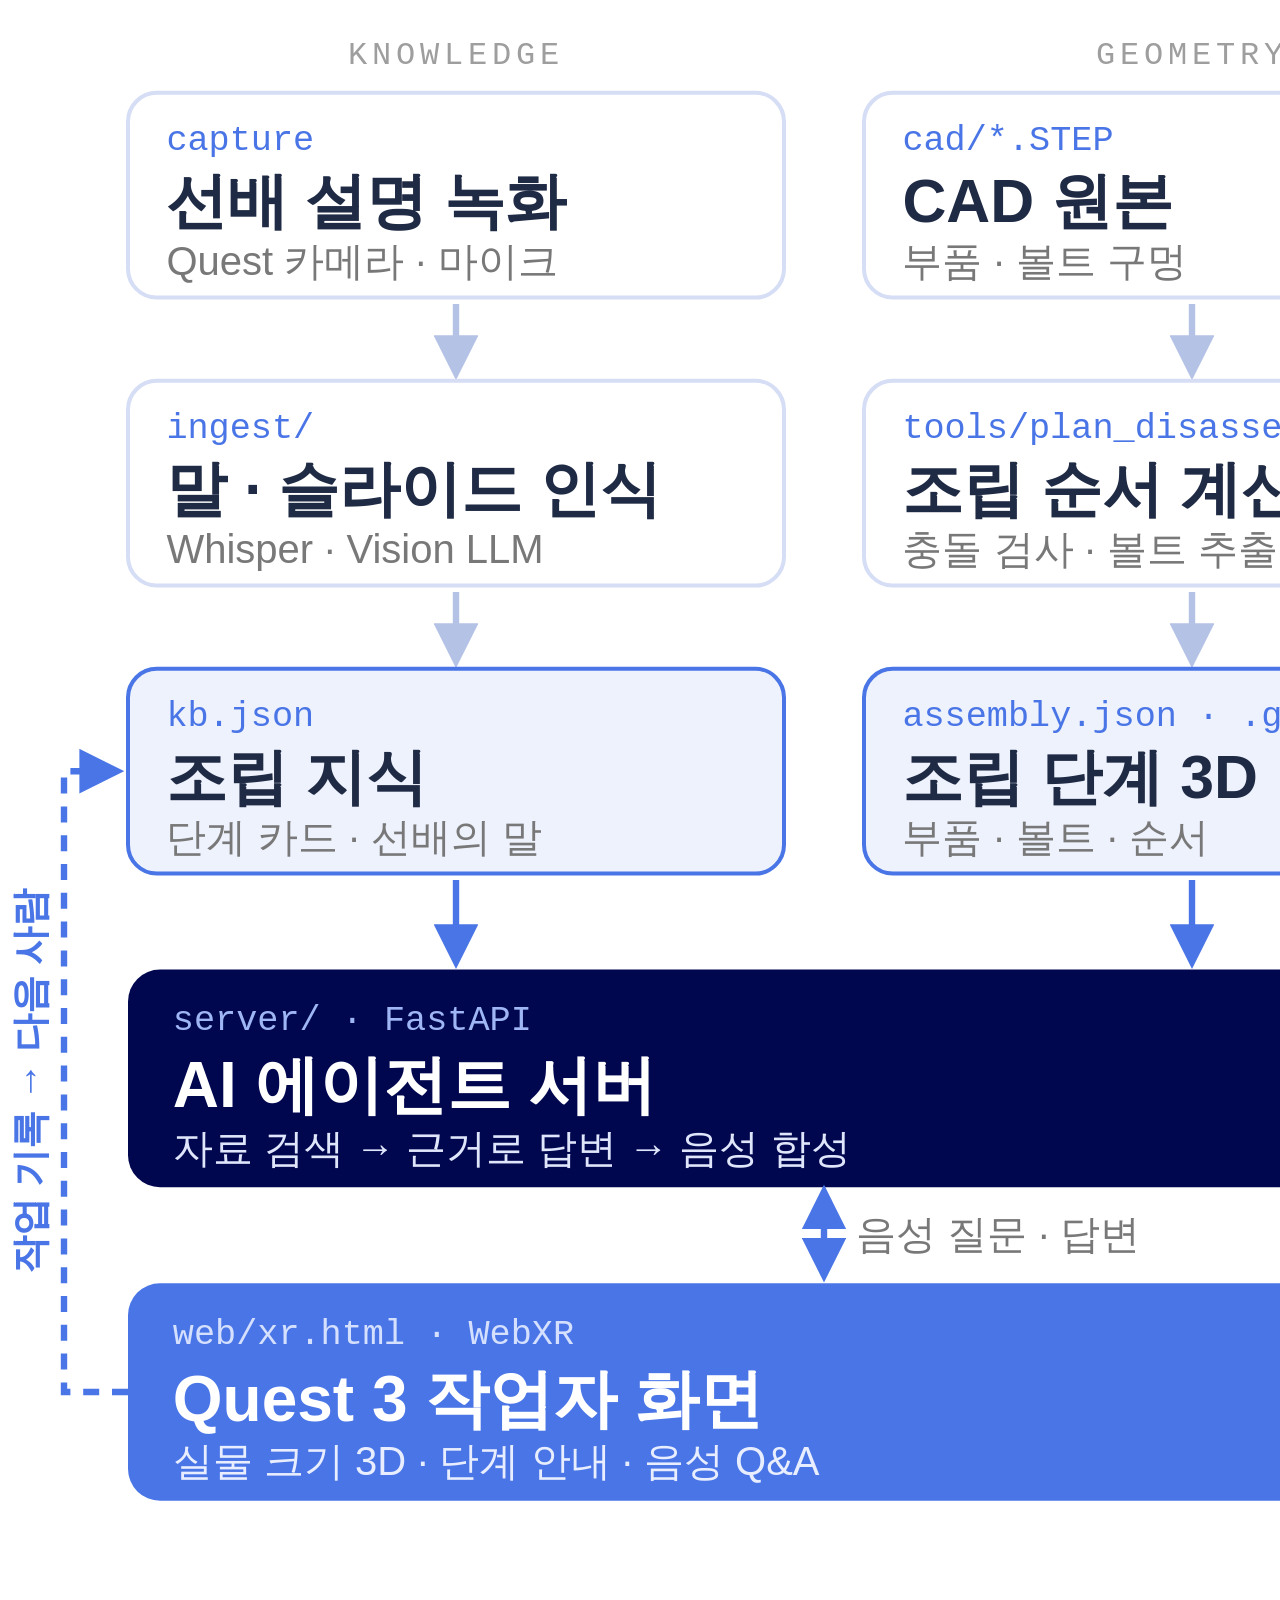
<file: docs/images/architecture.html>
<!doctype html>
<html><head><meta charset="utf-8">
<style>
  html,body{margin:0;padding:0;background:#ffffff;}
  svg{display:block;width:1600px;height:1600px;}
  .t{font-family:'Malgun Gothic','맑은 고딕',sans-serif;font-weight:700;font-size:38px;fill:#1f2a44;}
  .s{font-family:'Malgun Gothic','맑은 고딕',sans-serif;font-size:25px;fill:#787878;}
  .m{font-family:Consolas,'Cascadia Mono',monospace;font-size:22px;fill:#4975e6;}
  .tw{font-family:'Malgun Gothic','맑은 고딕',sans-serif;font-weight:700;font-size:40px;fill:#ffffff;}
  .sw{font-family:'Malgun Gothic','맑은 고딕',sans-serif;font-size:25px;fill:#dfe6fb;}
  .mw{font-family:Consolas,'Cascadia Mono',monospace;font-size:22px;fill:#9fb6f5;}
  .h{font-family:Consolas,monospace;font-size:20px;letter-spacing:3px;fill:#9e9e9e;}
  .loop{font-family:'Malgun Gothic','맑은 고딕',sans-serif;font-weight:700;font-size:24px;fill:#4975e6;}
</style></head><body>
<svg viewBox="0 0 1000 1000" xmlns="http://www.w3.org/2000/svg">
  <defs>
    <marker id="a" viewBox="0 0 10 10" refX="8" refY="5" markerWidth="7" markerHeight="7" orient="auto-start-reverse">
      <path d="M0,0 L10,5 L0,10 z" fill="#4975e6"/>
    </marker>
    <marker id="g" viewBox="0 0 10 10" refX="8" refY="5" markerWidth="7" markerHeight="7" orient="auto-start-reverse">
      <path d="M0,0 L10,5 L0,10 z" fill="#b4c2e6"/>
    </marker>
  </defs>

  <!-- column labels -->
  <text class="h" x="285" y="40" text-anchor="middle">KNOWLEDGE</text>
  <text class="h" x="745" y="40" text-anchor="middle">GEOMETRY</text>

  <!-- row 1 -->
  <rect x="80" y="58" width="410" height="128" rx="18" fill="#fff" stroke="#d6def5" stroke-width="2.5"/>
  <text class="m" x="104" y="94">capture</text>
  <text class="t" x="104" y="139">선배 설명 녹화</text>
  <text class="s" x="104" y="172">Quest 카메라 · 마이크</text>

  <rect x="540" y="58" width="410" height="128" rx="18" fill="#fff" stroke="#d6def5" stroke-width="2.5"/>
  <text class="m" x="564" y="94">cad/*.STEP</text>
  <text class="t" x="564" y="139">CAD 원본</text>
  <text class="s" x="564" y="172">부품 · 볼트 구멍</text>

  <line x1="285" y1="190" x2="285" y2="232" stroke="#b4c2e6" stroke-width="4" marker-end="url(#g)"/>
  <line x1="745" y1="190" x2="745" y2="232" stroke="#b4c2e6" stroke-width="4" marker-end="url(#g)"/>

  <!-- row 2 -->
  <rect x="80" y="238" width="410" height="128" rx="18" fill="#fff" stroke="#d6def5" stroke-width="2.5"/>
  <text class="m" x="104" y="274">ingest/</text>
  <text class="t" x="104" y="319">말 · 슬라이드 인식</text>
  <text class="s" x="104" y="352">Whisper · Vision LLM</text>

  <rect x="540" y="238" width="410" height="128" rx="18" fill="#fff" stroke="#d6def5" stroke-width="2.5"/>
  <text class="m" x="564" y="274">tools/plan_disassembly</text>
  <text class="t" x="564" y="319">조립 순서 계산</text>
  <text class="s" x="564" y="352">충돌 검사 · 볼트 추출</text>

  <line x1="285" y1="370" x2="285" y2="412" stroke="#b4c2e6" stroke-width="4" marker-end="url(#g)"/>
  <line x1="745" y1="370" x2="745" y2="412" stroke="#b4c2e6" stroke-width="4" marker-end="url(#g)"/>

  <!-- row 3 -->
  <rect x="80" y="418" width="410" height="128" rx="18" fill="#eef2fd" stroke="#4975e6" stroke-width="2.5"/>
  <text class="m" x="104" y="454">kb.json</text>
  <text class="t" x="104" y="499">조립 지식</text>
  <text class="s" x="104" y="532">단계 카드 · 선배의 말</text>

  <rect x="540" y="418" width="410" height="128" rx="18" fill="#eef2fd" stroke="#4975e6" stroke-width="2.5"/>
  <text class="m" x="564" y="454">assembly.json · .glb</text>
  <text class="t" x="564" y="499">조립 단계 3D</text>
  <text class="s" x="564" y="532">부품 · 볼트 · 순서</text>

  <line x1="285" y1="550" x2="285" y2="600" stroke="#4975e6" stroke-width="4" marker-end="url(#a)"/>
  <line x1="745" y1="550" x2="745" y2="600" stroke="#4975e6" stroke-width="4" marker-end="url(#a)"/>

  <!-- row 4: server -->
  <rect x="80" y="606" width="870" height="136" rx="20" fill="#00074e"/>
  <text class="mw" x="108" y="644">server/  ·  FastAPI</text>
  <text class="tw" x="108" y="692">AI 에이전트 서버</text>
  <text class="sw" x="108" y="726">자료 검색 → 근거로 답변 → 음성 합성</text>

  <line x1="515" y1="746" x2="515" y2="796" stroke="#4975e6" stroke-width="4" marker-start="url(#a)" marker-end="url(#a)"/>
  <text class="s" x="535" y="780">음성 질문 · 답변</text>

  <!-- row 5: quest -->
  <rect x="80" y="802" width="870" height="136" rx="20" fill="#4975e6"/>
  <text class="mw" x="108" y="840" style="fill:#d5e0ff">web/xr.html  ·  WebXR</text>
  <text class="tw" x="108" y="888">Quest 3 작업자 화면</text>
  <text class="sw" x="108" y="922" style="fill:#e8eeff">실물 크기 3D · 단계 안내 · 음성 Q&amp;A</text>

  <!-- feedback loop: 작업 기록 -> KB -->
  <path d="M80,870 L40,870 L40,482 L72,482" fill="none" stroke="#4975e6" stroke-width="4" stroke-dasharray="10 8" marker-end="url(#a)"/>
  <text class="loop" x="26" y="676" text-anchor="middle" transform="rotate(-90 26 676)">작업 기록 → 다음 사람</text>
</svg>
</body></html>
</file>
